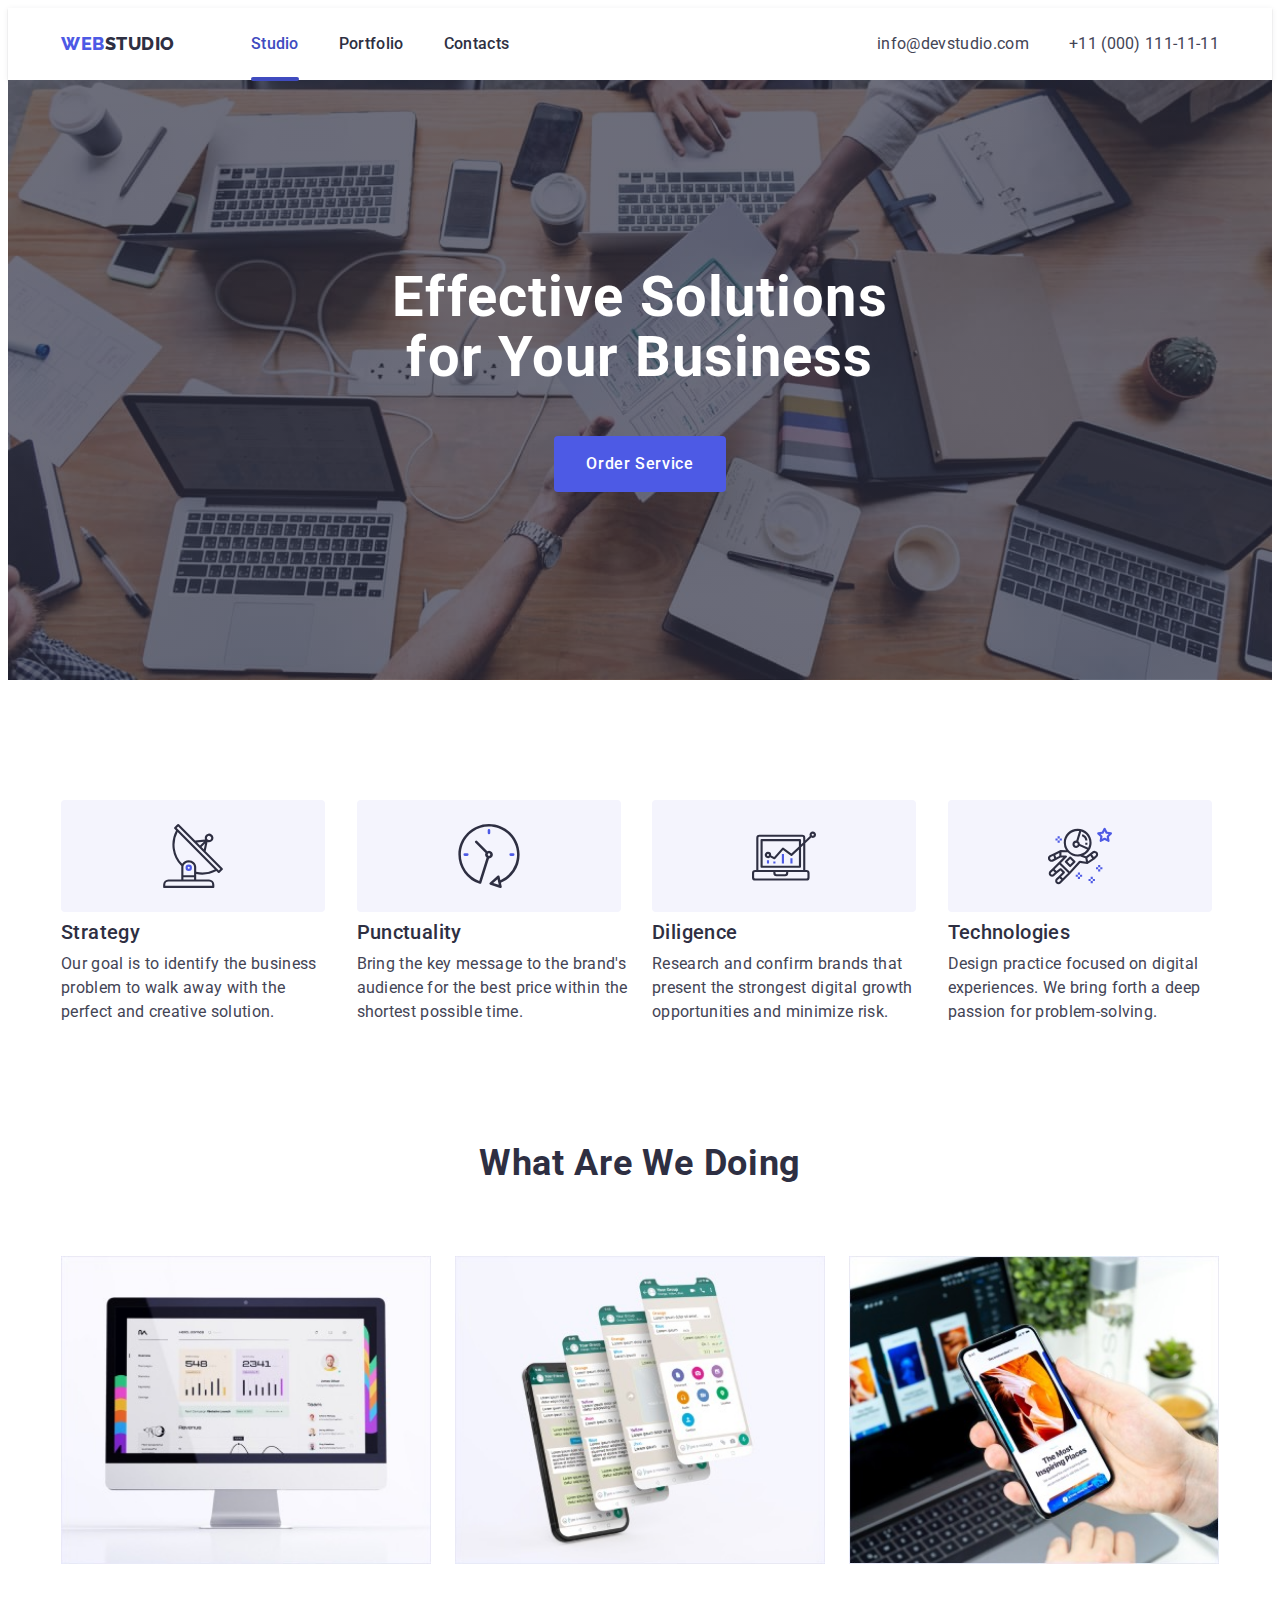
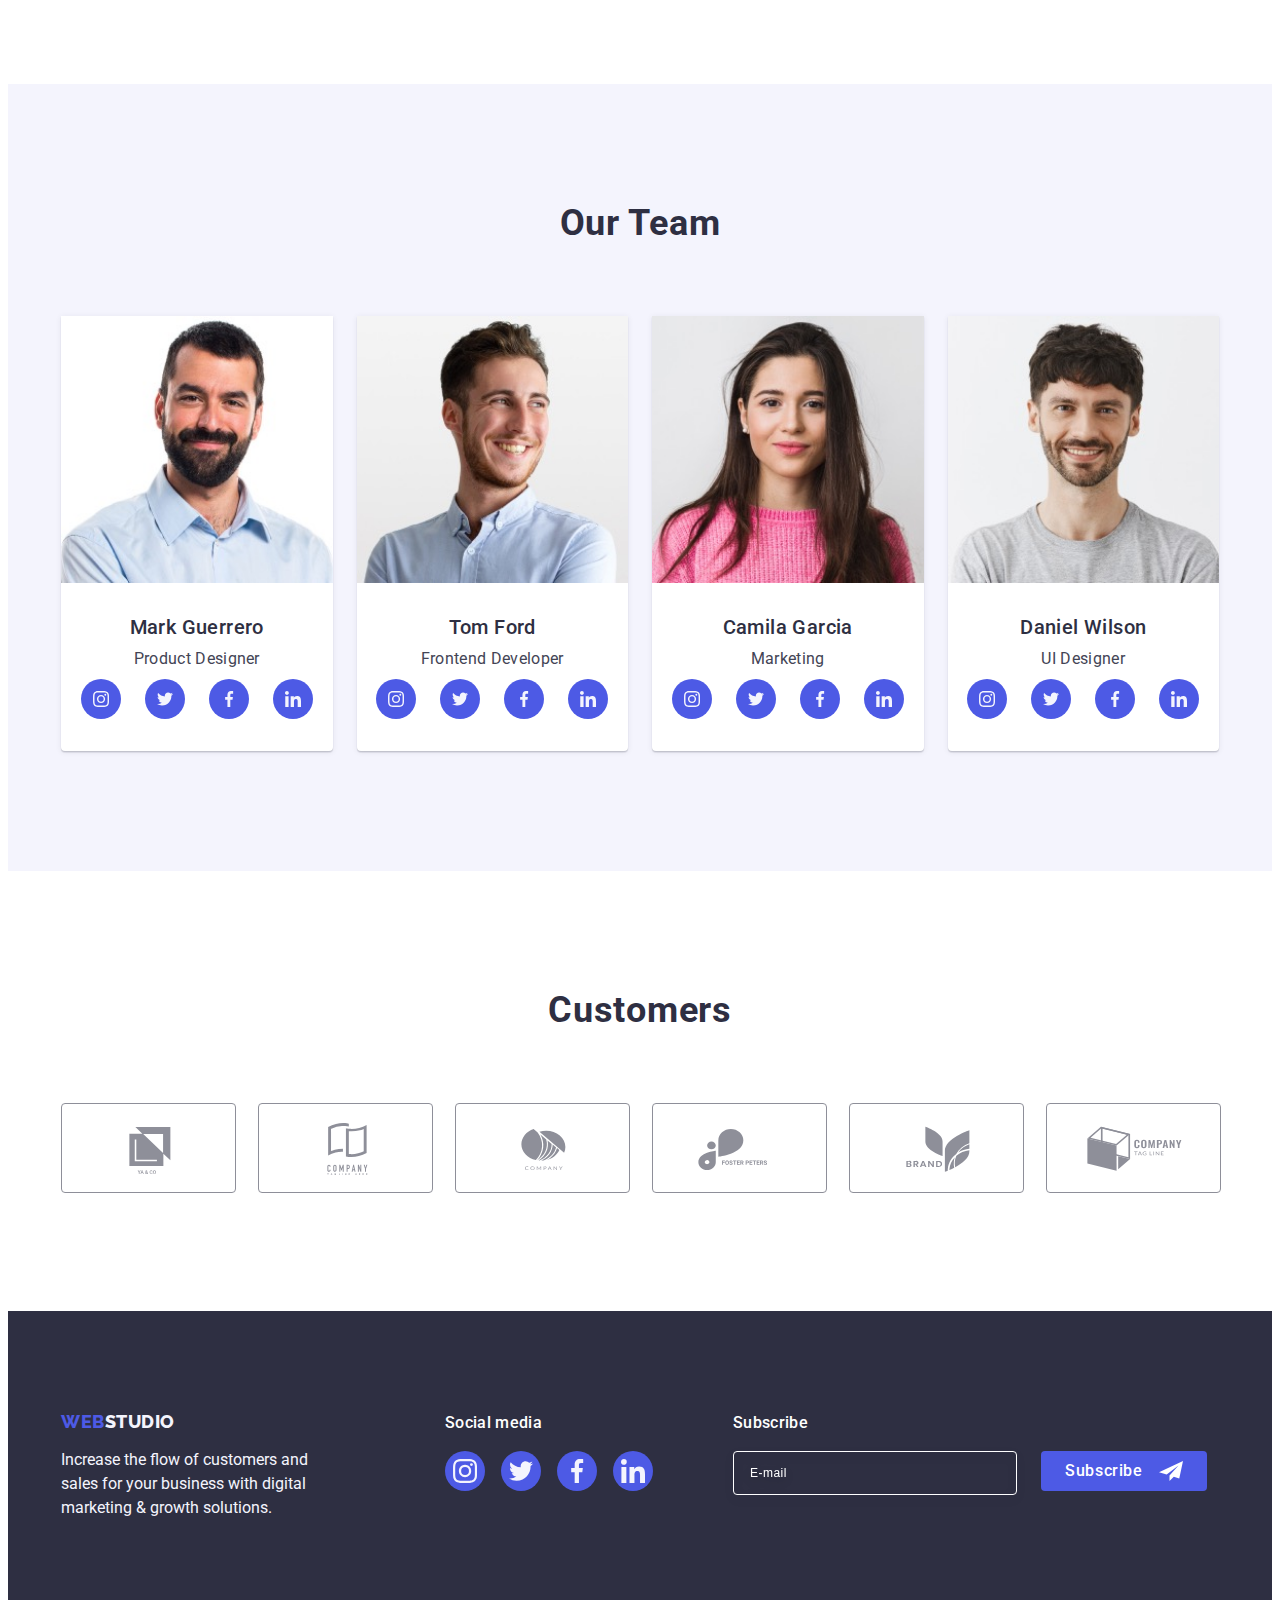
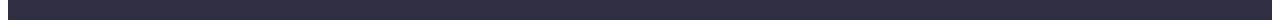
<file: index.html>
<!DOCTYPE html>
<html lang="en">
  <head>
    <meta charset="UTF-8" />
    <meta http-equiv="X-UA-Compatible" content="IE=edge" />
    <meta name="viewport" content="width=device-width, initial-scale=1.0" />
    <title>WebStudio</title>
    <link rel="preconnect" href="https://fonts.googleapis.com" />
    <link rel="preconnect" href="https://fonts.gstatic.com" crossorigin />
    <link
      href="https://fonts.googleapis.com/css2?family=Raleway:wght@800&family=Roboto:wght@400;500;700&display=swap"
      rel="stylesheet"
    />
    <link
      rel="stylesheet"
      href="https://cdnjs.cloudflare.com/ajax/libs/modern-normalize/2.0.0/modern-normalize.min.css"
      integrity="sha512-4xo8blKMVCiXpTaLzQSLSw3KFOVPWhm/TRtuPVc4WG6kUgjH6J03IBuG7JZPkcWMxJ5huwaBpOpnwYElP/m6wg=="
      crossorigin="anonymous"
      referrerpolicy="no-referrer"
    />
    <link rel="stylesheet" href="./css/styles.css" />
    <link rel="stylesheet" href="./css/media.css" />
  </head>
  <body>
    <!-- Header -->

    <header class="header">
      <div class="container container-header">
        <nav class="container-nav">
          <a class="link-logo" href="./index.html"
            >Web<span class="logo-studio">Studio</span></a
          >
          <button class="menu-btn" type="button" data-menu-open>
            <svg width="34" height="22">
              <use
                class="icon-menu"
                href="./images/icons.svg#icon-menu-hamburger"
              ></use>
            </svg>
          </button>
          <ul class="list-header">
            <li>
              <a class="link-header current" href="./index.html">Studio</a>
            </li>
            <li>
              <a class="link-header" href="./portfolio.html">Portfolio</a>
            </li>
            <li>
              <a class="link-header" href="">Contacts</a>
            </li>
          </ul>
        </nav>

        <address class="address">
          <ul class="list-address">
            <li class="address-item">
              <a class="link-address" href="mailto:info@devstudio.com"
                >info@devstudio.com</a
              >
            </li>
            <li class="address-item">
              <a class="link-address" href="tel:+110001111111"
                >+11 (000) 111-11-11</a
              >
            </li>
          </ul>
        </address>
      </div>
      <div data-menu class="mob-menu is-hidden">
        <button data-menu-close class="menu-close-btn" type="button">
          <svg width="8" height="8">
            <use
              class="icon-menu-close"
              href="./images/icons.svg#icon-close-black"
            ></use>
          </svg>
        </button>
        <div>
          <ul class="list-menu">
            <li class="menu-item">
              <a class="link-menu" href="./index.html">Studio</a>
            </li>
            <li class="menu-item">
              <a class="link-menu" href="./portfolio.html">Portfolio</a>
            </li>
            <li class="menu-item">
              <a class="link-menu" href="">Contacts</a>
            </li>
          </ul>
        </div>
        <div>
          <address class="menu-address">
            <ul class="list-menu-address">
              <li>
                <a class="link-menu-tel" href="tel:+110001111111"
                  >+11 (000) 111-11-11</a
                >
              </li>
              <li>
                <a class="link-menu-email" href="mailto:info@devstudio.com"
                  >info@devstudio.com</a
                >
              </li>
            </ul>
          </address>
          <ul class="list-mob-soc">
            <li class="link-mob-soc-item">
              <a
                href=""
                class="link-mob-soc-icon"
                target="_blank"
                rel="noopener noreferrer"
              >
                <svg width="24" height="24" class="mob-soc">
                  <use href="./images/icons.svg#icon-instagram-2"></use>
                </svg>
              </a>
            </li>
            <li class="link-mob-soc-item">
              <a
                href=""
                class="link-mob-soc-icon"
                target="_blank"
                rel="noopener noreferrer"
              >
                <svg width="24" height="24" class="mob-soc">
                  <use href="./images/icons.svg#icon-twitter-1"></use>
                </svg>
              </a>
            </li>
            <li class="link-mob-soc-item">
              <a
                href=""
                class="link-mob-soc-icon"
                target="_blank"
                rel="noopener noreferrer"
              >
                <svg width="24" height="24" class="mob-soc">
                  <use href="./images/icons.svg#icon-facebook-1"></use>
                </svg>
              </a>
            </li>
            <li class="link-mob-soc-item">
              <a
                href=""
                class="link-mob-soc-icon"
                target="_blank"
                rel="noopener noreferrer"
              >
                <svg width="24" height="24" class="mob-soc">
                  <use href="./images/icons.svg#icon-linkedin-1"></use>
                </svg>
              </a>
            </li>
          </ul>
        </div>
      </div>
    </header>

    <main>
      <!-- Hero -->
      <section class="hero">
        <div class="container">
          <h1 class="title-hero">Effective Solutions for Your Business</h1>
          <button data-modal-open class="order-btn" type="button">
            Order Service
          </button>
        </div>
      </section>

      <!-- Features -->

      <section class="features">
        <div class="container">
          <h2 class="visually-hidden">Features</h2>
          <ul class="list-features">
            <li class="list-features-item">
              <div class="link-icon">
                <svg width="64" height="64" class="icon">
                  <use href="./images/icons.svg#icon-antenna-1"></use>
                </svg>
              </div>
              <h3 class="subject">Strategy</h3>
              <p class="text">
                Our goal is to identify the business problem to walk away with
                the perfect and creative solution.
              </p>
            </li>
            <li class="list-features-item">
              <div class="link-icon">
                <svg width="64" height="64" class="icon">
                  <use href="./images/icons.svg#icon-clock-1"></use>
                </svg>
              </div>
              <h3 class="subject">Punctuality</h3>
              <p class="text">
                Bring the key message to the brand's audience for the best price
                within the shortest possible time.
              </p>
            </li>
            <li class="list-features-item">
              <div class="link-icon">
                <svg width="64" height="64" class="icon">
                  <use href="./images/icons.svg#icon-diagram-1"></use>
                </svg>
              </div>
              <h3 class="subject">Diligence</h3>
              <p class="text">
                Research and confirm brands that present the strongest digital
                growth opportunities and minimize risk.
              </p>
            </li>
            <li class="list-features-item">
              <div class="link-icon">
                <svg width="64" height="64" class="icon">
                  <use href="./images/icons.svg#icon-astronaut-1"></use>
                </svg>
              </div>
              <h3 class="subject">Technologies</h3>
              <p class="text">
                Design practice focused on digital experiences. We bring forth a
                deep passion for problem-solving.
              </p>
            </li>
          </ul>
        </div>
      </section>

      <!-- What are we doing -->

      <section class="container-images">
        <div class="container">
          <h2 class="title-images">What are we doing</h2>

          <ul class="list-images">
            <li class="list-images-item">
              <img
                srcset="./images/img1.jpg 1x, ./images/img-1-2x.jpg 2x"
                src="./images/img1.jpg"
                alt="Computer display with opened website"
                width="360"
              />
            </li>
            <li class="list-images-item">
              <img
                srcset="./images/img2.jpg 1x, ./images/img-2-2x.jpg 2x"
                src="./images/img2.jpg"
                alt="Mobile application"
                width="360"
              />
            </li>
            <li class="list-images-item">
              <img
                srcset="./images/img3.jpg 1x, ./images/img-3-2x.jpg 2x"
                src="./images/img3.jpg"
                alt="Adapted website"
                width="360"
              />
            </li>
          </ul>
        </div>
      </section>

      <!-- Our team -->

      <section class="container-team--cards">
        <div class="container">
          <h2 class="title-team">Our Team</h2>
          <ul class="list-team">
            <li class="list-team-item">
              <img
                srcset="./images/worker1.jpg 1x, ./images/worker-1-2x.jpg 2x"
                src="./images/worker1.jpg"
                alt="Mark Guerrero Product Designer"
                width="264"
              />
              <div class="caption-img">
                <h3 class="title-name">Mark Guerrero</h3>
                <p class="position">Product Designer</p>
                <ul class="list-soc">
                  <li class="link-soc-item">
                    <a
                      href=""
                      class="link-soc-icon"
                      target="_blank"
                      rel="noopener noreferrer"
                    >
                      <svg width="16" height="16" class="soc-icon">
                        <use href="./images/icons.svg#icon-instagram-2"></use>
                      </svg>
                    </a>
                  </li>
                  <li class="link-soc-item">
                    <a
                      href=""
                      class="link-soc-icon"
                      target="_blank"
                      rel="noopener noreferrer"
                    >
                      <svg width="16" height="16" class="soc-icon">
                        <use href="./images/icons.svg#icon-twitter-1"></use>
                      </svg>
                    </a>
                  </li>
                  <li class="link-soc-item">
                    <a
                      href=""
                      class="link-soc-icon"
                      target="_blank"
                      rel="noopener noreferrer"
                    >
                      <svg width="16" height="16" class="soc-icon">
                        <use href="./images/icons.svg#icon-facebook-1"></use>
                      </svg>
                    </a>
                  </li>
                  <li class="link-soc-item">
                    <a
                      href=""
                      class="link-soc-icon"
                      target="_blank"
                      rel="noopener noreferrer"
                    >
                      <svg width="16" height="16" class="soc-icon">
                        <use href="./images/icons.svg#icon-linkedin-1"></use>
                      </svg>
                    </a>
                  </li>
                </ul>
              </div>
            </li>
            <li class="list-team-item">
              <img
                srcset="./images/worker2.jpg 1x, ./images/worker-2-2x.jpg 2x"
                src="./images/worker2.jpg"
                alt="Tom Ford Frontend Developer"
                width="264"
              />
              <div class="caption-img">
                <h3 class="title-name">Tom Ford</h3>
                <p class="position">Frontend Developer</p>
                <ul class="list-soc">
                  <li class="link-soc-item">
                    <a
                      href=""
                      class="link-soc-icon"
                      target="_blank"
                      rel="noopener noreferrer"
                    >
                      <svg width="16" height="16" class="soc-icon">
                        <use href="./images/icons.svg#icon-instagram-2"></use>
                      </svg>
                    </a>
                  </li>
                  <li class="link-soc-item">
                    <a
                      href=""
                      class="link-soc-icon"
                      target="_blank"
                      rel="noopener noreferrer"
                    >
                      <svg width="16" height="16" class="soc-icon">
                        <use href="./images/icons.svg#icon-twitter-1"></use>
                      </svg>
                    </a>
                  </li>
                  <li class="link-soc-item">
                    <a
                      href=""
                      class="link-soc-icon"
                      target="_blank"
                      rel="noopener noreferrer"
                    >
                      <svg width="16" height="16" class="soc-icon">
                        <use href="./images/icons.svg#icon-facebook-1"></use>
                      </svg>
                    </a>
                  </li>
                  <li class="link-soc-item">
                    <a
                      href=""
                      class="link-soc-icon"
                      target="_blank"
                      rel="noopener noreferrer"
                    >
                      <svg width="16" height="16" class="soc-icon">
                        <use href="./images/icons.svg#icon-linkedin-1"></use>
                      </svg>
                    </a>
                  </li>
                </ul>
              </div>
            </li>
            <li class="list-team-item">
              <img
                srcset="./images/worker3.jpg 1x, ./images/worker-3-2x.jpg 2x"
                src="./images/worker3.jpg"
                alt="Camila Garcia Marketing"
                width="264"
              />
              <div class="caption-img">
                <h3 class="title-name">Camila Garcia</h3>
                <p class="position">Marketing</p>
                <ul class="list-soc">
                  <li class="link-soc-item">
                    <a
                      href=""
                      class="link-soc-icon"
                      target="_blank"
                      rel="noopener noreferrer"
                    >
                      <svg width="16" height="16" class="soc-icon">
                        <use href="./images/icons.svg#icon-instagram-2"></use>
                      </svg>
                    </a>
                  </li>
                  <li class="link-soc-item">
                    <a
                      href=""
                      class="link-soc-icon"
                      target="_blank"
                      rel="noopener noreferrer"
                    >
                      <svg width="16" height="16" class="soc-icon">
                        <use href="./images/icons.svg#icon-twitter-1"></use>
                      </svg>
                    </a>
                  </li>
                  <li class="link-soc-item">
                    <a
                      href=""
                      class="link-soc-icon"
                      target="_blank"
                      rel="noopener noreferrer"
                    >
                      <svg width="16" height="16" class="soc-icon">
                        <use href="./images/icons.svg#icon-facebook-1"></use>
                      </svg>
                    </a>
                  </li>
                  <li class="link-soc-item">
                    <a
                      href=""
                      class="link-soc-icon"
                      target="_blank"
                      rel="noopener noreferrer"
                    >
                      <svg width="16" height="16" class="soc-icon">
                        <use href="./images/icons.svg#icon-linkedin-1"></use>
                      </svg>
                    </a>
                  </li>
                </ul>
              </div>
            </li>
            <li class="list-team-item">
              <img
                srcset="./images/worker4.jpg 1x, ./images/worker-4-2x.jpg 2x"
                src="./images/worker4.jpg"
                alt="Daniel Wilson UI Designer"
                width="264"
              />
              <div class="caption-img">
                <h3 class="title-name">Daniel Wilson</h3>
                <p class="position">UI Designer</p>
                <ul class="list-soc">
                  <li class="link-soc-item">
                    <a
                      href=""
                      class="link-soc-icon"
                      target="_blank"
                      rel="noopener noreferrer"
                    >
                      <svg width="16" height="16" class="soc-icon">
                        <use href="./images/icons.svg#icon-instagram-2"></use>
                      </svg>
                    </a>
                  </li>
                  <li class="link-soc-item">
                    <a
                      href=""
                      class="link-soc-icon"
                      target="_blank"
                      rel="noopener noreferrer"
                    >
                      <svg width="16" height="16" class="soc-icon">
                        <use href="./images/icons.svg#icon-twitter-1"></use>
                      </svg>
                    </a>
                  </li>
                  <li class="link-soc-item">
                    <a
                      href=""
                      class="link-soc-icon"
                      target="_blank"
                      rel="noopener noreferrer"
                    >
                      <svg width="16" height="16" class="soc-icon">
                        <use href="./images/icons.svg#icon-facebook-1"></use>
                      </svg>
                    </a>
                  </li>
                  <li class="link-soc-item">
                    <a
                      href=""
                      class="link-soc-icon"
                      target="_blank"
                      rel="noopener noreferrer"
                    >
                      <svg width="16" height="16" class="soc-icon">
                        <use href="./images/icons.svg#icon-linkedin-1"></use>
                      </svg>
                    </a>
                  </li>
                </ul>
              </div>
            </li>
          </ul>
        </div>
      </section>
      <section class="customers">
        <div class="container">
          <h2 class="title-customers">Customers</h2>
          <ul class="list-customers">
            <li class="link-customers-item">
              <a
                href=""
                class="link-customers-icon"
                target="_blank"
                rel="noopener noreferrer"
              >
                <svg width="104" height="56" class="customers-icon">
                  <use href="./images/icons.svg#icon-Logo"></use>
                </svg>
              </a>
            </li>
            <li class="link-customers-item">
              <a
                href=""
                class="link-customers-icon"
                target="_blank"
                rel="noopener noreferrer"
              >
                <svg width="104" height="56" class="customers-icon">
                  <use href="./images/icons.svg#icon-Logo2"></use>
                </svg>
              </a>
            </li>
            <li class="link-customers-item">
              <a
                href=""
                class="link-customers-icon"
                target="_blank"
                rel="noopener noreferrer"
              >
                <svg width="104" height="56" class="customers-icon">
                  <use href="./images/icons.svg#icon-Logo3"></use>
                </svg>
              </a>
            </li>
            <li class="link-customers-item">
              <a
                href=""
                class="link-customers-icon"
                target="_blank"
                rel="noopener noreferrer"
              >
                <svg width="104" height="56" class="customers-icon">
                  <use href="./images/icons.svg#icon-Logo4"></use>
                </svg>
              </a>
            </li>
            <li class="link-customers-item">
              <a
                href=""
                class="link-customers-icon"
                target="_blank"
                rel="noopener noreferrer"
              >
                <svg width="104" height="56" class="customers-icon">
                  <use href="./images/icons.svg#icon-Logo5"></use>
                </svg>
              </a>
            </li>
            <li class="link-customers-item">
              <a
                href=""
                class="link-customers-icon"
                target="_blank"
                rel="noopener noreferrer"
              >
                <svg width="104" height="56" class="customers-icon">
                  <use href="./images/icons.svg#icon-Logo6"></use>
                </svg>
              </a>
            </li>
          </ul>
        </div>
      </section>
    </main>

    <footer class="footer">
      <div class="container container-footer">
        <div class="container-footer-logo">
          <a class="link-footer-logo" href="./index.html"
            >Web<span class="logo-footer-studio">Studio</span></a
          >
          <p class="footer-text">
            Increase the flow of customers and sales for your business with
            digital marketing & growth solutions.
          </p>
        </div>

        <div>
          <p class="title-footer-soc">Social media</p>
          <ul class="list-footer-soc">
            <li class="link-footer-soc-item">
              <a
                href=""
                class="link-footer-soc-icon"
                target="_blank"
                rel="noopener noreferrer"
              >
                <svg width="24" height="24" class="footer-soc">
                  <use href="./images/icons.svg#icon-instagram-2"></use>
                </svg>
              </a>
            </li>
            <li class="link-footer-soc-item">
              <a
                href=""
                class="link-footer-soc-icon"
                target="_blank"
                rel="noopener noreferrer"
              >
                <svg width="24" height="24" class="footer-soc">
                  <use href="./images/icons.svg#icon-twitter-1"></use>
                </svg>
              </a>
            </li>
            <li class="link-footer-soc-item">
              <a
                href=""
                class="link-footer-soc-icon"
                target="_blank"
                rel="noopener noreferrer"
              >
                <svg width="24" height="24" class="footer-soc">
                  <use href="./images/icons.svg#icon-facebook-1"></use>
                </svg>
              </a>
            </li>
            <li class="link-footer-soc-item">
              <a
                href=""
                class="link-footer-soc-icon"
                target="_blank"
                rel="noopener noreferrer"
              >
                <svg width="24" height="24" class="footer-soc">
                  <use href="./images/icons.svg#icon-linkedin-1"></use>
                </svg>
              </a>
            </li>
          </ul>
        </div>
        <div class="container-sub">
          <p class="text-subscribe">Subscribe</p>
          <form class="sub-form">
            <label class="sub-label">
              <input
                name="user-email"
                type="email"
                class="sub-input"
                placeholder="E-mail"
                pattern="[a-z0-9._%+-]+@[a-z0-9.-]+\.[a-z]{2,4}$"
              />
            </label>
            <button type="submit" class="subscribe-btn">
              Subscribe
              <svg class="icon-sub" width="24" height="24">
                <use href="./images/icons.svg#icon-Frame3"></use>
              </svg>
            </button>
          </form>
        </div>
      </div>
    </footer>
    <div class="backdrop is-hidden" data-modal>
      <div class="modal">
        <button class="close-btn" type="button" data-modal-close>
          <svg class="icon-close-back" width="8" height="8">
            <use href="./images/icons.svg#icon-close-black"></use>
          </svg>
        </button>
        <p class="form-title">Leave your contacts and we will call you back</p>
        <form class="form">
          <div class="modal-field">
            <label class="modal-cap" for="user-name">Name</label>
            <div class="container-input">
              <input
                type="text"
                class="modal-input"
                name="user-name"
                id="user-name"
                minlength="2"
                maxlength="10"
                title="Stephany"
                required
              />
              <svg class="modal-icon" width="18" height="24">
                <use href="./images/icons.svg#icon-person"></use>
              </svg>
            </div>
          </div>

          <div class="modal-field">
            <label class="modal-cap" for="user_Phone">Phone</label>
            <div class="container-input">
              <input
                type="tel"
                class="modal-input"
                name="Phone"
                id="user_Phone"
                pattern="[0-9]{3}-[0-9]{3}-[0-9]{4}"
                title="095-111-1111"
                required
              />
              <svg class="modal-icon" width="18" height="24">
                <use href="./images/icons.svg#icon-phone-black-18dp1"></use>
              </svg>
            </div>
          </div>
          <div class="modal-field">
            <label class="modal-cap" for="user_Email">Email</label>
            <div class="container-input">
              <input
                type="email"
                class="modal-input"
                name="Email"
                id="user_Email"
                pattern="[a-z0-9._%+-]+@[a-z0-9.-]+\.[a-z]{2,4}$"
                title="Stephany@mail.com"
                required
              />
              <svg class="modal-icon" width="18" height="24">
                <use href="./images/icons.svg#icon-email-black-18dp1"></use>
              </svg>
            </div>
          </div>
          <div class="container-feedback">
            <label class="modal-cap" for="user-comment">Comment</label>
            <textarea
              class="feedback"
              name="user-comment"
              id="user-comment"
              placeholder="Text input"
            ></textarea>
          </div>
          <div class="container-check">
            <input
              class="modal-check visually-hidden"
              type="checkbox"
              id="user-privacy"
              name="user-privacy"
              value="true"
            />
            <label class="text-check" for="user-privacy">
              <span class="vector">
                <svg class="icon-check" width="10" height="8">
                  <use href="./images/icons.svg#icon-Vector"></use>
                </svg>
              </span>
              I accept the terms and conditions of the
              <a class="link-privacy" href="#">Privacy Policy</a></label
            >
          </div>

          <button class="modal-btn" type="submit">Send</button>
        </form>
      </div>
    </div>
    <script src="./js/modal.js"></script>
    <script src="./js/mobile-menu.js"></script>
  </body>
</html>
</file>
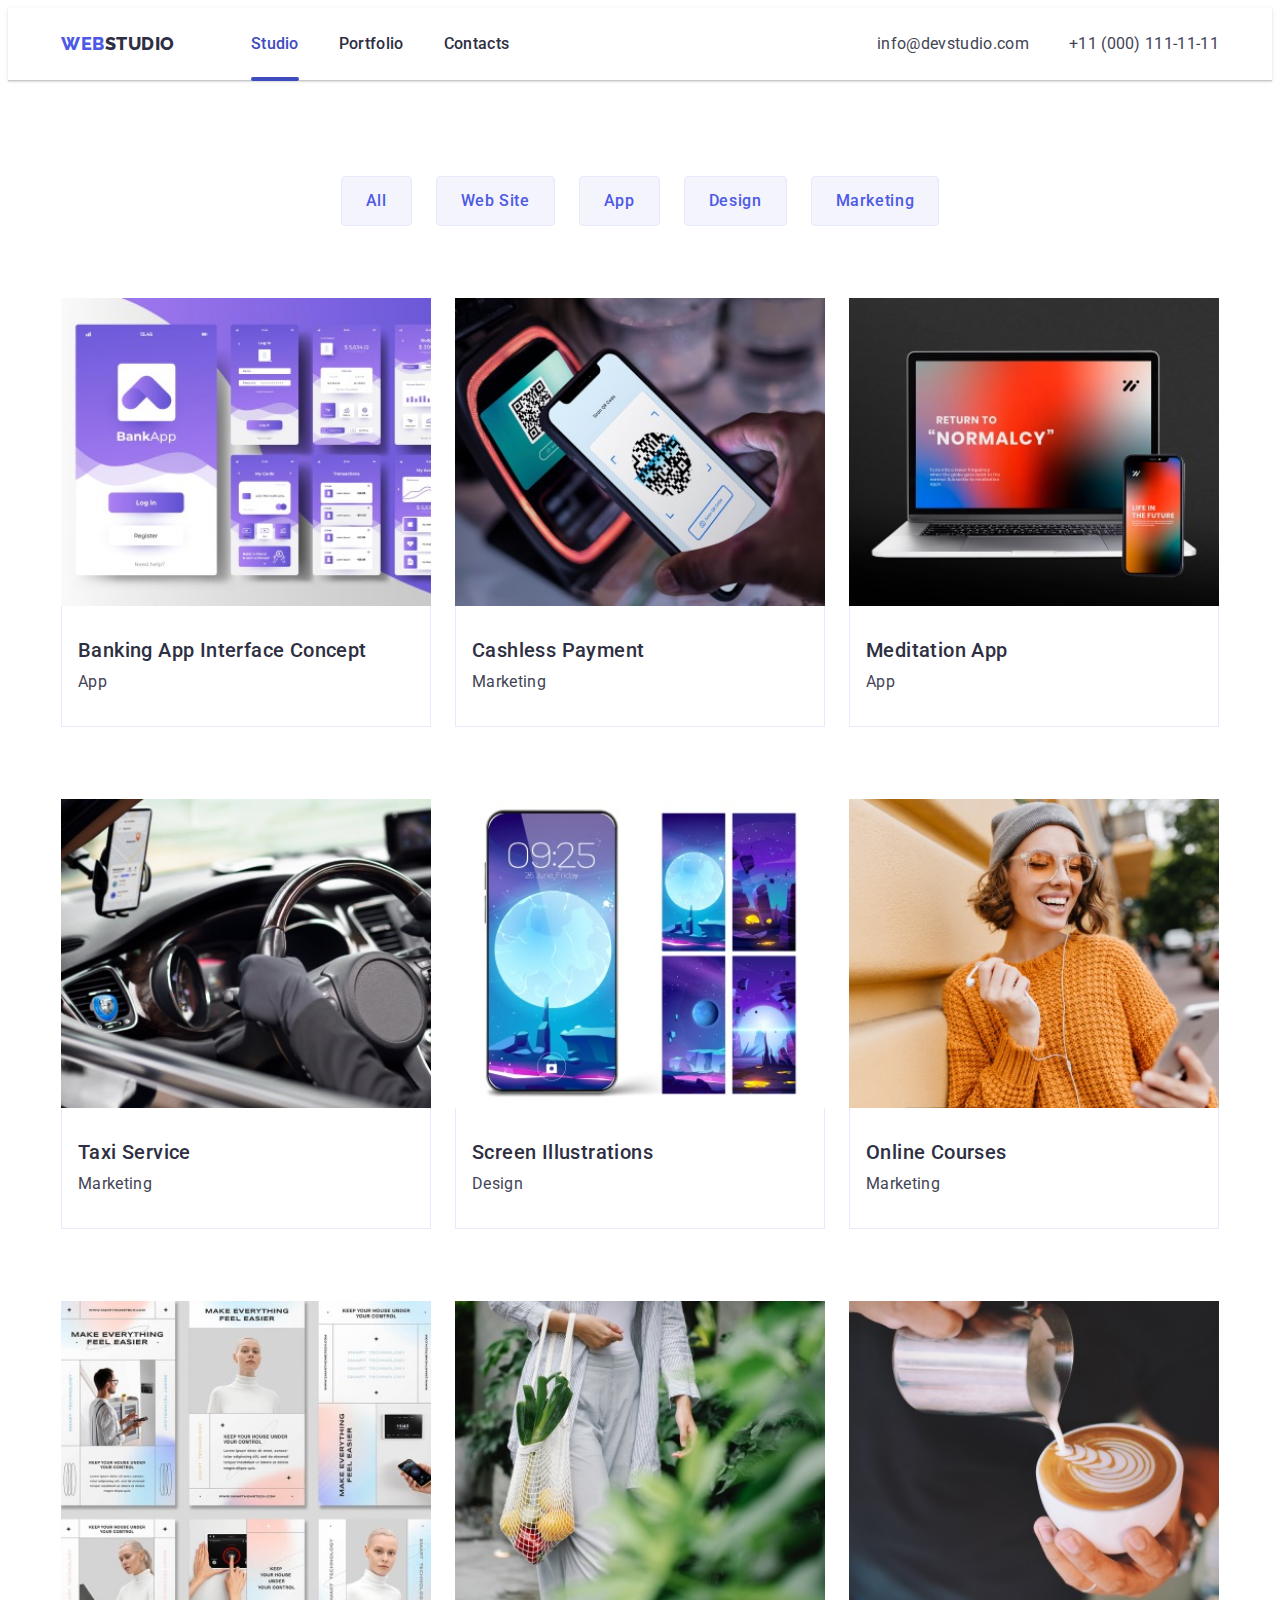
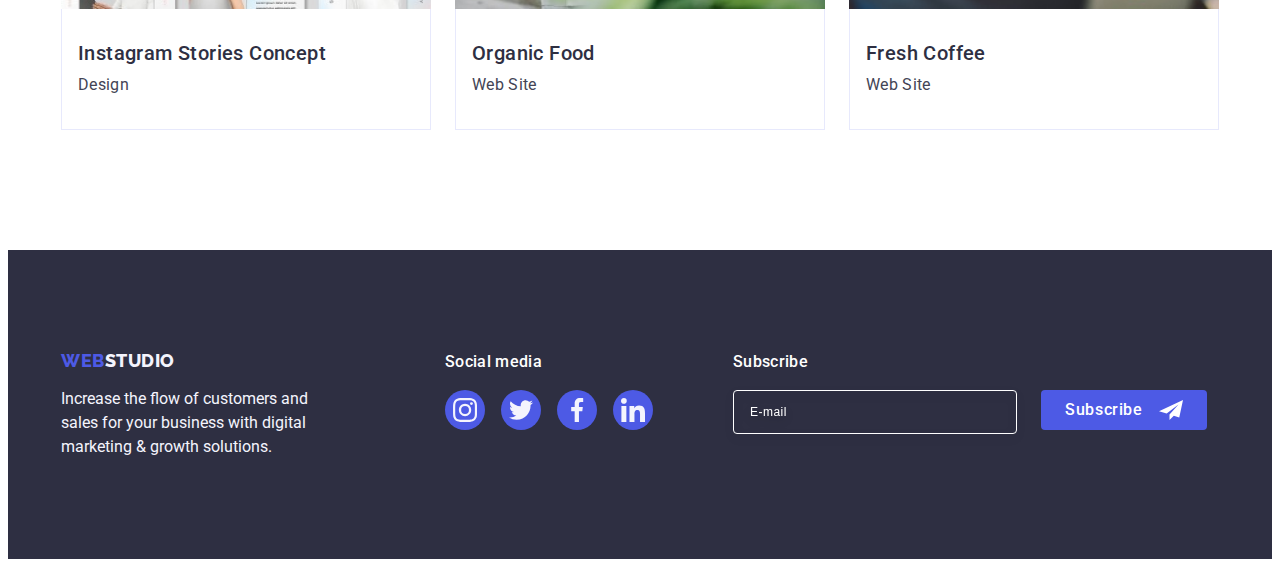
<file: portfolio.html>
<!DOCTYPE html>
<html lang="en">
  <head>
    <meta charset="UTF-8" />
    <meta http-equiv="X-UA-Compatible" content="IE=edge" />
    <meta name="viewport" content="width=device-width, initial-scale=1.0" />
    <title>Portfolio</title>
    <link rel="preconnect" href="https://fonts.googleapis.com" />
    <link rel="preconnect" href="https://fonts.gstatic.com" crossorigin />
    <link
      href="https://fonts.googleapis.com/css2?family=Raleway:wght@800&family=Roboto:wght@400;500;700&display=swap"
      rel="stylesheet"
    />
    <link
      rel="stylesheet"
      href="https://cdnjs.cloudflare.com/ajax/libs/modern-normalize/2.0.0/modern-normalize.min.css"
      integrity="sha512-4xo8blKMVCiXpTaLzQSLSw3KFOVPWhm/TRtuPVc4WG6kUgjH6J03IBuG7JZPkcWMxJ5huwaBpOpnwYElP/m6wg=="
      crossorigin="anonymous"
      referrerpolicy="no-referrer"
    />
    <link rel="stylesheet" href="./css/styles.css" />
    <link rel="stylesheet" href="./css/media.css" />
  </head>
  <body>
    <header class="header">
      <div class="container container-header">
        <nav class="container-nav">
          <a class="link-logo" href="./index.html"
            >Web<span class="logo-studio">Studio</span></a
          >
          <button class="menu-btn" type="button" data-menu-open>
            <svg width="34" height="22">
              <use
                class="icon-menu"
                href="./images/icons.svg#icon-menu-hamburger"
              ></use>
            </svg>
          </button>
          <ul class="list-header">
            <li>
              <a class="link-header current" href="./index.html">Studio</a>
            </li>
            <li>
              <a class="link-header" href="./portfolio.html">Portfolio</a>
            </li>
            <li>
              <a class="link-header" href="">Contacts</a>
            </li>
          </ul>
        </nav>

        <address class="address">
          <ul class="list-address">
            <li class="address-item">
              <a class="link-address" href="mailto:info@devstudio.com"
                >info@devstudio.com</a
              >
            </li>
            <li class="address-item">
              <a class="link-address" href="tel:+110001111111"
                >+11 (000) 111-11-11</a
              >
            </li>
          </ul>
        </address>
      </div>
      <div data-menu class="mob-menu is-hidden">
        <button data-menu-close class="menu-close-btn" type="button">
          <svg width="8" height="8">
            <use
              class="icon-menu-close"
              href="./images/icons.svg#icon-close-black"
            ></use>
          </svg>
        </button>
        <div>
          <ul class="list-menu">
            <li class="menu-item">
              <a class="link-menu" href="./index.html">Studio</a>
            </li>
            <li class="menu-item">
              <a class="link-menu" href="./portfolio.html">Portfolio</a>
            </li>
            <li class="menu-item">
              <a class="link-menu" href="">Contacts</a>
            </li>
          </ul>
        </div>
        <div>
          <address class="menu-address">
            <ul class="list-menu-address">
              <li>
                <a class="link-menu-tel" href="tel:+110001111111"
                  >+11 (000) 111-11-11</a
                >
              </li>
              <li>
                <a class="link-menu-email" href="mailto:info@devstudio.com"
                  >info@devstudio.com</a
                >
              </li>
            </ul>
          </address>
          <ul class="list-mob-soc">
            <li class="link-mob-soc-item">
              <a
                href=""
                class="link-mob-soc-icon"
                target="_blank"
                rel="noopener noreferrer"
              >
                <svg width="24" height="24" class="mob-soc">
                  <use href="./images/icons.svg#icon-instagram-2"></use>
                </svg>
              </a>
            </li>
            <li class="link-mob-soc-item">
              <a
                href=""
                class="link-mob-soc-icon"
                target="_blank"
                rel="noopener noreferrer"
              >
                <svg width="24" height="24" class="mob-soc">
                  <use href="./images/icons.svg#icon-twitter-1"></use>
                </svg>
              </a>
            </li>
            <li class="link-mob-soc-item">
              <a
                href=""
                class="link-mob-soc-icon"
                target="_blank"
                rel="noopener noreferrer"
              >
                <svg width="24" height="24" class="mob-soc">
                  <use href="./images/icons.svg#icon-facebook-1"></use>
                </svg>
              </a>
            </li>
            <li class="link-mob-soc-item">
              <a
                href=""
                class="link-mob-soc-icon"
                target="_blank"
                rel="noopener noreferrer"
              >
                <svg width="24" height="24" class="mob-soc">
                  <use href="./images/icons.svg#icon-linkedin-1"></use>
                </svg>
              </a>
            </li>
          </ul>
        </div>
      </div>
    </header>
    <main>
      <section class="portfolio-section">
        <div class="container">
          <h1 class="visually-hidden">Portfolio</h1>
          <!--Filters-->
           <ul class="container-filters">
            <li><button class="filter-item" type="button">All</button></li>
            <li><button class="filter-item" type="button">Web Site</button></li>
            <li><button class="filter-item" type="button">App</button></li>
            <li><button class="filter-item" type="button">Design</button></li>
            <li>
              <button class="filter-item" type="button">Marketing</button>
            </li>
          </ul> 

          <!--Products-->
           <ul class="product-set">
            <li class="product-item">
              <a class="link-product" href="">
                <div class="box">
                  <img
                    src="./images/bankapp.jpg"
                    alt="Bank application"
                    width="360"
                  />
                  <p class="overlay-text">
                    14 Stylish and User-Friendly App Design Concepts · Task
                    Manager App · Calorie Tracker App · Exotic Fruit Ecommerce
                    App · Cloud Storage App
                  </p>
                </div>
                <div class="caption-product">
                  <h2 class="title-product">Banking App Interface Concept</h2>
                  <p class="product-desc">App</p>
                </div>
              </a>
            </li>
            <li class="product-item">
              <a class="link-product" href="">
                <div class="box">
                  <img
                    src="./images/cashlesspay.jpg"
                    alt="Cashless payment"
                    width="360"
                  />
                  <p class="overlay-text">
                    14 Stylish and User-Friendly App Design Concepts · Task
                    Manager App · Calorie Tracker App · Exotic Fruit Ecommerce
                    App · Cloud Storage App
                  </p>
                </div>
                <div class="caption-product">
                  <h2 class="title-product">Cashless Payment</h2>
                  <p class="product-desc">Marketing</p>
                </div>
              </a>
            </li>
            <li class="product-item">
              <a class="link-product" href="">
                <div class="box">
                  <img
                    src="./images/meditationapp.jpg"
                    alt="Mediation application"
                    width="360"
                  />
                  <p class="overlay-text">
                    14 Stylish and User-Friendly App Design Concepts · Task
                    Manager App · Calorie Tracker App · Exotic Fruit Ecommerce
                    App · Cloud Storage App
                  </p>
                </div>
                <div class="caption-product">
                  <h2 class="title-product">Meditation App</h2>
                  <p class="product-desc">App</p>
                </div>
              </a>
            </li>
            <li class="product-item">
              <a class="link-product" href="">
                <div class="box">
                  <img
                    src="./images/taxiserv.jpg"
                    alt="Taxi service"
                    width="360"
                  />
                  <p class="overlay-text">
                    14 Stylish and User-Friendly App Design Concepts · Task
                    Manager App · Calorie Tracker App · Exotic Fruit Ecommerce
                    App · Cloud Storage App
                  </p>
                </div>
                <div class="caption-product">
                  <h2 class="title-product">Taxi Service</h2>
                  <p class="product-desc">Marketing</p>
                </div>
              </a>
            </li>
            <li class="product-item">
              <a class="link-product" href="">
                <div class="box">
                  <img
                    src="./images/screenillu.jpg"
                    alt="Screen illustration"
                    width="360"
                  />
                  <p class="overlay-text">
                    14 Stylish and User-Friendly App Design Concepts · Task
                    Manager App · Calorie Tracker App · Exotic Fruit Ecommerce
                    App · Cloud Storage App
                  </p>
                </div>
                <div class="caption-product">
                  <h2 class="title-product">Screen Illustrations</h2>
                  <p class="product-desc">Design</p>
                </div>
              </a>
            </li>
            <li class="product-item">
              <a class="link-product" href="">
                <div class="box">
                  <img
                    src="./images/onlinecourse.jpg"
                    alt="Online courses"
                    width="360"
                  />
                  <p class="overlay-text">
                    14 Stylish and User-Friendly App Design Concepts · Task
                    Manager App · Calorie Tracker App · Exotic Fruit Ecommerce
                    App · Cloud Storage App
                  </p>
                </div>
                <div class="caption-product">
                  <h2 class="title-product">Online Courses</h2>
                  <p class="product-desc">Marketing</p>
                </div>
              </a>
            </li>
            <li class="product-item">
              <a class="link-product" href="">
                <div class="box">
                  <img
                    src="./images/instagramstories.jpg"
                    alt="Instagram stories"
                    width="360"
                  />
                  <p class="overlay-text">
                    14 Stylish and User-Friendly App Design Concepts · Task
                    Manager App · Calorie Tracker App · Exotic Fruit Ecommerce
                    App · Cloud Storage App
                  </p>
                </div>
                <div class="caption-product">
                  <h2 class="title-product">Instagram Stories Concept</h2>
                  <p class="product-desc">Design</p>
                </div>
              </a>
            </li>
            <li class="product-item">
              <a class="link-product" href="">
                <div class="box">
                  <img
                    src="./images/organicfood.jpg"
                    alt="Organic food"
                    width="360"
                  />
                  <p class="overlay-text">
                    14 Stylish and User-Friendly App Design Concepts · Task
                    Manager App · Calorie Tracker App · Exotic Fruit Ecommerce
                    App · Cloud Storage App
                  </p>
                </div>
                <div class="caption-product">
                  <h2 class="title-product">Organic Food</h2>
                  <p class="product-desc">Web Site</p>
                </div>
              </a>
            </li>
            <li class="product-item">
              <a class="link-product" href="">
                <div class="box">
                  <img
                    src="./images/freshcoffe.jpg"
                    alt="Fresh coffee"
                    width="360"
                  />
                  <p class="overlay-text">
                    14 Stylish and User-Friendly App Design Concepts · Task
                    Manager App · Calorie Tracker App · Exotic Fruit Ecommerce
                    App · Cloud Storage App
                  </p>
                </div>
                <div class="caption-product">
                  <h2 class="title-product">Fresh Coffee</h2>
                  <p class="product-desc">Web Site</p>
                </div>
              </a>
            </li>
          </ul>
        </div>
      </section>
    </main>

    <footer class="footer">
      <div class="container container-footer">
        <div class="container-footer-logo">
          <a class="link-footer-logo" href="./index.html"
            >Web<span class="logo-footer-studio">Studio</span></a
          >
          <p class="footer-text">
            Increase the flow of customers and sales for your business with
            digital marketing & growth solutions.
          </p>
        </div>

        <div>
          <p class="title-footer-soc">Social media</p>
          <ul class="list-footer-soc">
            <li class="link-footer-soc-item">
              <a
                href=""
                class="link-footer-soc-icon"
                target="_blank"
                rel="noopener noreferrer"
              >
                <svg width="24" height="24" class="footer-soc">
                  <use href="./images/icons.svg#icon-instagram-2"></use>
                </svg>
              </a>
            </li>
            <li class="link-footer-soc-item">
              <a
                href=""
                class="link-footer-soc-icon"
                target="_blank"
                rel="noopener noreferrer"
              >
                <svg width="24" height="24" class="footer-soc">
                  <use href="./images/icons.svg#icon-twitter-1"></use>
                </svg>
              </a>
            </li>
            <li class="link-footer-soc-item">
              <a
                href=""
                class="link-footer-soc-icon"
                target="_blank"
                rel="noopener noreferrer"
              >
                <svg width="24" height="24" class="footer-soc">
                  <use href="./images/icons.svg#icon-facebook-1"></use>
                </svg>
              </a>
            </li>
            <li class="link-footer-soc-item">
              <a
                href=""
                class="link-footer-soc-icon"
                target="_blank"
                rel="noopener noreferrer"
              >
                <svg width="24" height="24" class="footer-soc">
                  <use href="./images/icons.svg#icon-linkedin-1"></use>
                </svg>
              </a>
            </li>
          </ul>
        </div>
        <div class="container-sub">
          <p class="text-subscribe">Subscribe</p>
          <form class="sub-form">
            <label class="sub-label">
              <input
                name="user-email"
                type="email"
                class="sub-input"
                placeholder="E-mail"
                pattern="[a-z0-9._%+-]+@[a-z0-9.-]+\.[a-z]{2,4}$"
              />
            </label>
            <button type="submit" class="subscribe-btn">
              Subscribe
              <svg class="icon-sub" width="24" height="24">
                <use href="./images/icons.svg#icon-Frame3"></use>
              </svg>
            </button>
          </form>
        </div>
      </div>
    </footer> 
     <script src="./js/mobile-menu.js"></script>
  </body>
</html>
</file>
<file: css/styles.css>
body {
    font-family: 'Roboto', sans-serif;
    background-color:#FFFFFF;  
    color: var(--primary-text-color);
}

p, h1, h2, h3, h4, h5, h6{
    margin: 0;
}

ul{
    list-style: none;
    margin: 0;
    padding: 0;
}

img{
    display: block;
    width: 100%;
    height: auto;
}
.no-scroll{
    overflow: hidden;
}
:root {
    --light-cloud-color:#F4F4FD;
    --background-color:#FFFFFF;
    --borders-accent-color:#E7E9FC;
    --primary-brand-color:#4D5AE5;
    --title-color:#2E2F42;
    --primary-text-color:#434455;
    --pressed-state-color:#404BBF;
    --active-navigation-color:#9747FF;
    --cards-gap:24px;
    --customers-color:#8E8F99; 
    --animation-delay: cubic-bezier(0.4, 0, 0.2, 1);
}

.container{
    margin: 0 auto;
    width: 100%;  
    padding-left: 16px;
    padding-right: 16px;
}


/* LOGO */


.link-logo {
    font-family: 'Raleway', sans-serif;
    font-style: normal;
    font-weight: 800;
    font-size: 18px;
    line-height: 1.17;
    /* identical to box height, or 117% */
    letter-spacing: 0.03em;
    text-transform: uppercase;
    color: var(--primary-brand-color);
    padding-top: 24px;
    padding-bottom: 22px;
}

a {
    text-decoration: none;
}
.logo-studio {
    color: var(--title-color);
}
/* HEADER*/


.header{
    box-shadow: 0px 1px 6px 0px rgba(46, 47, 66, 0.08),
    0px 1px 1px 0px rgba(46, 47, 66, 0.16),
    0px 2px 1px 0px rgba(46, 47, 66, 0.08);
}

.container-nav{
    display: flex;
    align-items: center;
}
.menu-btn{
    display: inline-block;
    width: 24px;
    height: 24px;
    border: none;
    background-color: transparent;
    margin-left: auto;
    padding: 0;
}
.icon-menu{
    stroke: var(--title-color);
}

.list-header{
    display: none;
}

.list-address{
    display: none;
}


/*MENU MOBILE*/
.mob-menu {
    display: flex;
    flex-direction: column;
    justify-content: space-between;
    overflow: auto;
    width: 100vw;
    height: 100vh;
    position: fixed;
    background-color: var(--background-color);
    top:0;
    left:0;
    padding: 80px 40px 40px 40px;
}
.menu-close-btn {
    position: absolute;
    top:24px;
    right: 24px;
    display: flex;
    justify-content: center;
    align-items: center;
    width: 24px;
    height: 24px;
    padding: 0;
    border-radius: 50%;
    cursor: pointer;
    background-color: transparent;
    border: 1px solid var(--borders-accent-color);
    transition: backgruond-color 250ms var(--animation-delay),
    border 250ms var(--animation-delay);   
}
.menu-close-btn:hover, .menu-close-btn:focus{
    background-color: var(--pressed-state-color);
    color: var(--background-color);
    border: none;
}
.icon-menu-close {
    fill: currentColor;
    transition: fill 250ms var(--animation-delay);
}
.list-menu {
    width: 100%;
}
.link-menu {
    font-weight: 700;
    font-size: 36px;
    line-height: 1.11;
/* identical to box height, or 111% */
    letter-spacing: 0.02em;
    text-transform: capitalize;
    color: var(--title-color);
}
.menu-item:not(:last-child){
    margin-bottom: 40px
}
.link-menu:hover , .link-menu:focus{
    color: var(--pressed-state-color);
}
.menu-address {
    width:100%;
    max-width: 353px;
}
.list-menu-address {
    display: flex;
    gap: 40px;
    flex-wrap: wrap;
}

.link-menu-tel {
    font-style: normal;
    font-weight: 700;
    font-size: 36px;
    line-height: 1.11;
/* identical to box height, or 111% */
    letter-spacing: 0.02em;
    text-transform: capitalize;
    color: var(--primary-brand-color);
    
}
.link-menu-email{
    font-style: normal;
    font-weight: 500;
    font-size: 20px;
    line-height: 1.2;
/* identical to box height, or 120% */
    letter-spacing: 0.02em;
    color: var(--primary-text-color);
}
.list-mob-soc {
    display: flex;
    justify-content: space-between;
    margin-top: 48px;
    max-width: 328px;
}
.link-mob-soc-item {
   width: 40px;
   height: 40px;
    
}
.link-mob-soc-icon {
    width: 100%;
    height: 100%;
   display: flex;
   justify-content: center;
   align-items: center;
   color: var(--light-cloud-color);
   border-radius: 50%;
   background-color: var(--primary-brand-color);
   transition: background-color 250ms var(--animation-delay);
}
.mob-soc {
    fill: currentColor;
}
/* MAIN PAGE */

.hero {
    width: 100%;
    margin: 0 auto;
    background-color: var(--title-color);
    padding: 112px 0 112px 0;
    background-image:
    linear-gradient(rgba(46, 47, 66, 0.7), 
    rgba(46, 47, 66, 0.7)),
    url(../images/Hero-bg-mobile.jpg);
    background-position: center;
    background-repeat: no-repeat;
    background-size: cover;
}
@media (min-device-pixel-ratio: 2),
  (min-resolution: 192dpi),
  (min-resolution: 2dppx) {
  .hero {
    background-image:linear-gradient(rgba(46, 47, 66, 0.7), 
    rgba(46, 47, 66, 0.7)),
    url(../images/hero-bg-mob-2x.jpg);
  }
}


.title-hero {
    font-weight: 700;
    font-size: 36px;
    line-height: 1.11;
    letter-spacing: 0.02em;
    color: var(--background-color);
    margin: auto;
    margin-bottom: 72px;
    max-width: 320px;
    text-align: center;
}
.order-btn {
    font-family: 'Roboto', sans-serif;
    font-weight: 500;
    font-size: 16px;
    line-height: 1.5;
    /* identical to box height, or 150% */
    letter-spacing: 0.04em;
    color: var(--background-color);
    background-color: var(--primary-brand-color);
    border-radius: 4px;
    border: none;
    display: block;
    min-width: 169px;
    height: 56px;
    padding: 16px 32px;
    margin: auto;
    cursor: pointer;
    transition: background-color 250ms var(--animation-delay);
}

.order-btn:hover , .order-btn:focus {
    background-color: var(--pressed-state-color);
}

/*FEATURES*/

.features{
  padding-bottom: 96px;
  padding-top: 96px;
}

.visually-hidden{
  position: absolute;
  width: 1px;
  height: 1px;
  margin: -1px;
  border: 0;
  padding: 0;
  white-space: nowrap;
  clip-path: inset(100%);
  clip: rect(0 0 0 0);
  overflow: hidden;
}
   
.list-features{
    display: flex;
    justify-content: center;
    align-items: center;
    flex-wrap: wrap;
    gap: 72px;
}
.list-features-item{
    max-width: 396px;
}

.link-icon{
    display: none;
} 

.subject {
   font-family: 'Roboto';
    font-style: normal;
    font-weight: 700;
    font-size: 36px;
    line-height: 1.11;
    /* identical to box height, or 111% */
    text-align: center;
    letter-spacing: 0.02em;
    text-transform: capitalize;
    margin-bottom: 8px;
    color: var(--title-color);
}
.text {
    font-weight: 500;
    font-size: 16px;
    line-height: 1.5;
    /* or 150% */
    letter-spacing: 0.02em;
    color: var(--primary-text-color);

}

/*What are we doing*/

.container-images{
    display: none;
}
.title-images {
    font-size: 36px;
    line-height: 1.11;
    /* identical to box height, or 111% */
    text-align: center;
    letter-spacing: 0.02em;
    text-transform: capitalize;
    color: var(--title-color);
    margin-bottom: 72px;
}

.list-images{
    display: flex;
    flex-wrap: wrap;   
}
.list-images-item{
  margin-right: var(--cards-gap);
  width: calc((100% - 2 * var(--cards-gap))/ 3);
}
.list-images-item:last-child{
    margin-right: 0;
}
/*Our team*/

.container-team--cards{
    background-color: var(--light-cloud-color);
    padding-top: 96px;
    padding-bottom: 96px;
}

.title-team {
    font-size: 36px;
    line-height: 1.11;
    /* identical to box height, or 111% */
    text-align: center;
    letter-spacing: 0.02em;
    text-transform: capitalize;
    color: var(--title-color);
    margin-bottom: 72px;
}

.list-team{
    display: flex;
    flex-wrap: wrap;
    justify-content: center;
    gap: 72px;
    
}
.list-team-item {
    background-color: var(--background-color);
    border-radius:0 0 4px 4px;
    box-shadow: 0px 2px 1px 0px rgba(46, 47, 66, 0.08),
    0px 1px 1px 0px rgba(46, 47, 66, 0.16),
    0px 1px 6px 0px rgba(46, 47, 66, 0.08);
    width: 264px;
}
.list-team-item:last-child{
    margin-right: 0;
}
.caption-img{
    padding: 32px 16px;
}
.title-name {
    font-weight: 500;
    font-size: 20px;
    line-height: 1.2;
    /* identical to box height, or 120% */
    text-align: center;
    letter-spacing: 0.02em;
    color: var(--title-color);
    margin-bottom: 8px;
}
.position {
    font-size: 16px;
    line-height: 1.5;
    /* identical to box height, or 150% */
    text-align: center;
    letter-spacing: 0.02em;
    color: var(--primary-text-color);
    margin-bottom: 8px;
}
.list-soc {
 display: flex;
 justify-content: center;
 gap: var(--cards-gap);
}
.link-soc-item {
   width: 40px;
   height: 40px;
   display: block; 
   
}
.link-soc-icon {
   width: 100%;
   height: 100%;
   display: flex;
   justify-content: center;
   align-items: center;
   color: var(--light-cloud-color);
   border-radius: 50%;
   background-color: var(--primary-brand-color);
   transition: background-color 250ms var(--animation-delay);
}
.soc-icon{
    fill: currentColor;
}
.link-soc-icon:hover{
    background-color: var(--pressed-state-color);
}
.link-soc-icon:focus{
    background-color: var(--pressed-state-color);
}
/* Customers */
.customers {
    padding-top: 96px;
    padding-bottom: 96px;
}
.title-customers{
    font-weight: 700;
    font-size: 36px;
    line-height: 1.11; /* 40/36 */
/* identical to box height, or 111% */
    text-align: center;
    letter-spacing: 0.02em;
    text-transform: capitalize;
    color: var(--title-color);
    margin-bottom: 72px;
}
.list-customers {
    display: flex;
    justify-content: center;
    flex-wrap: wrap;
    gap: 72px 16px; 
}
.link-customers-item {
    width: calc((100% - 16px)/ 2);
    height: 88px;
    display: block;
}
.link-customers-icon {
    width: 100%;
    height: 100%;
    display: flex;
    justify-content: center;
    align-items: center;
    border-radius: 4px;
    border: 1px solid var(--customers-color);
    color: var(--customers-color);
    transition: color 250ms var(--animation-delay), 
    border-color 250ms var(--animation-delay);
}
.customers-icon {
    fill: currentColor;
}
.link-customers-icon:hover {
    border-color: var(--pressed-state-color);
    color: var(--pressed-state-color);
}
.link-customers-icon:focus {
    border-color: var(--pressed-state-color);
    color: var(--pressed-state-color);
}

/* FOOTER */


.footer {
    background-color: var(--title-color);
    padding-top: 96px;
    padding-bottom: 96px;
}

.container-footer-logo{
    width: 100%;
    max-width: 268px;
    margin: 0 auto;
}
.link-footer-logo{
    font-family: 'Raleway', sans-serif;
    font-style: normal;
    font-weight: 800;
    font-size: 18px;
    line-height: 1.17;
    /* identical to box height, or 117% */
    letter-spacing: 0.03em;
    text-transform: uppercase;
    color: var(--primary-brand-color);
    display: flex;
    justify-content: center;
    margin-bottom: 16px;
}
.logo-footer-studio {
    color: var(--light-cloud-color);
}
.footer-text {
    color: var(--light-cloud-color);
    max-width: 264px;
    font-size: 16px;
    line-height: 1.5; /* 24/16 */
    margin-bottom: 72px;
}

.text-subscribe{
    font-weight: 500;
    font-size: 16px;
    line-height: 1.5;
    letter-spacing: 0.02em;
    color: var(--background-color); 
    margin-bottom: 16px;  
    text-align: center;
}

.sub-label{
   display: flex;
}

.sub-input{
    display: block;
    width: 100%;
    max-width: 396px;
    Height: 40px;
    background-color: transparent;
    border: 1px solid var(--background-color);
    filter: drop-shadow(0px 4px 4px rgba(0, 0, 0, 0.15));
    border-radius: 4px;
    font-weight: 400;
    font-size: 12px;
    line-height: 1.5;
    letter-spacing: 0.04em;
    color: var(--background-color);
    padding-left: 16px;
    outline: none;
    margin-left: auto;
    margin-right: auto;
    margin-bottom: 16px;
    opacity: 0.3;
}
.sub-input::placeholder{
    font-weight: 400;
    font-size: 12px;
    line-height: 1.5;
    letter-spacing: 0.04em;
    color: var(--background-color); 
}
.subscribe-btn{
    min-width: 165px;
    height: 40px;
    font-family: 'Roboto', sans-serif;
    font-weight: 500;
    font-size: 16px;
    line-height: 1.5;
    display: flex;
    justify-content: center;
    align-items: center;
    text-align: center;
    letter-spacing: 0.04em;
    color: var(--background-color);
    background-color: var(--primary-brand-color);
    border-radius: 4px;
    border: none;
    padding: 8px 24px;
    cursor: pointer;
    transition: box-shadow 250ms var(--animation-delay);
    margin: 0 auto;
}

.icon-sub{
    fill: currentColor;
    margin-left: 16px;
}


.title-footer-soc {
    font-style: normal;
    font-weight: 500;
    font-size: 16px;
    line-height: 1.5; /* 24/16 */
/* identical to box height, or 150% */
    letter-spacing: 0.02em;
    color: var(--background-color);
    margin-bottom: 16px;
    text-align: center;
}
.list-footer-soc {
    display: flex;
    justify-content: center;
    gap: 16px;
    margin-bottom: 72px;
    
}
.link-footer-soc-item {
   width: 40px;
   height:40px;
   display: block;
}
.link-footer-soc-icon {
    width: 100%;
    height: 100%;
    display: flex;
    justify-content: center;
    align-items: center;
    border-radius: 50%;
    background-color:var(--primary-brand-color);
    color: var(--light-cloud-color);
    transition: background-color 250ms var(--animation-delay);
}
.footer-soc {
    fill: currentColor;
}
.link-footer-soc-icon:hover  {
    background-color: #31D0AA;
}
.link-footer-soc-icon:focus {
   background-color: #31D0AA; 
}
/* PORTFOLIO PAGE */
.portfolio-section{
    width: 100%;
    padding-top: 48px;
    padding-bottom: 48px;
}
.container-filters{
    width: 100%;
    display: flex;
    flex-wrap: wrap;
    margin-bottom: 48px;
    gap: var(--cards-gap);
}
.filter-item {
    font-family: 'Roboto', sans-serif;
    font-weight: 500;
    font-size: 16px;
    line-height: 1.5;
    /* identical to box height, or 150% */
    text-align: center;
    letter-spacing: 0.04em;
    white-space: nowrap;
    color: var(--primary-brand-color);
    background-color: var(--light-cloud-color);
    border-radius: 4px;
    border: 1px solid var(--borders-accent-color);
    padding: 12px 24px;
    min-width: 69px;
    transition: background-color 250ms var(--animation-delay),
    color 250ms var(--animation-delay), 
    box-shadow 250ms var(--animation-delay),
    border-color 250ms var(--animation-delay);
}
.filter-item:hover, .filter-item:focus {
    background-color: var(--pressed-state-color);
    color: var(--background-color);
    cursor: pointer;
    border: 1px solid transparent;
    box-shadow:0px 2px 2px 0px rgba(0, 0, 0, 0.12),
    0px 2px 1px 0px rgba(0, 0, 0, 0.08),
    0px 3px 1px 0px rgba(0, 0, 0, 0.1);
}

.product-set {
    display: flex;
    flex-direction: column;
}
.product-item{
    width: 100%;
    max-width: 396px;
    margin-left: auto;
    margin-right: auto;
}
.product-item:not(:last-child){
    margin-bottom: 48px;
}

.link-product{
    display: block;
    transition: box-shadow 250ms var(--animation-delay);
}

.link-product:hover, .link-product:focus {
    box-shadow: 0px 2px 1px 0px rgba(46, 47, 66, 0.08),
    0px 1px 1px 0px rgba(46, 47, 66, 0.16),
    0px 1px 6px 0px rgba(46, 47, 66, 0.08);
    cursor: pointer;
}

.title-product {
   font-weight: 500;
    font-size: 20px;
    line-height: 1.2;
    /* identical to box height, or 120% */
    letter-spacing: 0.02em;
    color: var(--title-color);
    margin-bottom: 8px;
}
.product-desc {
    font-size: 16px;
    line-height: 1.5;
    /* identical to box height, or 150% */
    letter-spacing: 0.02em;
    color: var(--primary-text-color);
   
}
.caption-product{
    padding: 32px  16px;
    border: 1px solid var(--borders-accent-color);
    border-top: none;
}
 
/* Positioning */

.box{
  position: relative;  
  overflow: hidden;

}

.overlay-text{  
    position: absolute;
    font-weight: 400;
    font-size: 16px;
    line-height: 1.5; /* 24/16 */
    letter-spacing: 0.02em;
    color:var(--light-cloud-color);
    background-color: var(--primary-brand-color);
    top: 0;
    height: 100%;
    padding: 40px 32px;
    transform: translateY(100%);
    transition: transform 250ms var(--animation-delay);
}
.link-product:hover .overlay-text{
    transform: translateY(0);

}
.link-product:focus .overlay-text{
    transform: translateY(0);

}
/* Modal window*/

.backdrop{
    position: fixed;
    width: 100%;
    height: 100%;
    background-color: rgba(46, 47, 66, 0.4);
    top: 0;
    transition: opacity 250ms var(--animation-delay), visibility 250ms var(--animation-delay);
} 
.modal{
    position: absolute;
    top: 50%;
    left: 50%;
    transform: translate(-50%, -50%) scale(1);
    transition: transform 250ms var(--animation-delay);
    width:95%;
    max-width: 408px;
    min-height: 584px;
    background-color: #FCFCFC;
    border-radius: 4px;
    box-shadow: 0px 1px 1px rgba(0, 0, 0, 0.14),
    0px 1px 3px rgba(0, 0, 0, 0.12), 
    0px 2px 1px rgba(0, 0, 0, 0.2);
    padding: 72px 24px 24px 24px;

}
.close-btn{
    position: absolute;
    top: 24px;
    right: 24px;
    padding: 0;
    display: flex;
    justify-content: center;
    align-items: center;
    width: 24px;
    height: 24px;
    border-radius: 50%;
    border: 1px solid rgba(0, 0, 0, 0.1);
    cursor: pointer;
    background-color: var(--borders-accent-color);
    margin-left: auto;
    transition: backgruond-color 250ms var(--animation-delay),
    border 250ms var(--animation-delay);
}

.close-btn:hover, .close-btn:focus{
    background-color: var(--pressed-state-color);
    color: var(--background-color);
    border: none;
}
.icon-close-back{
    fill: currentColor;
    transition: fill 250ms var(--animation-delay);
}
.is-hidden{
    visibility: hidden;
    opacity: 0;
    pointer-events: none;
}
.backdrop.is-hidden .modal{
    transform: translate(-50%, -50%) rotate(180deg) scale(0);
    transition: transform 250ms var(--animation-delay);
}

.form-title{
    font-weight: 500;
    font-size: 16px;
    line-height: 1.5;
    text-align: center;
    letter-spacing: 0.02em;
    color: var(--title-color);
    margin-bottom: 16px;
}

.modal-cap{
    display: block;
    font-weight: 400;
    font-size: 12px;
    line-height: 1.17;
    letter-spacing: 0.04em;
    color: var(--customers-color);
    margin-bottom: 4px;
    
}
.container-input{
    position: relative;
}
.modal-input{
    width: 100%;
    height: 40px;
    border: 1px solid rgba(46, 47, 66, 0.4);
    border-radius: 4px;
    font-weight: 400;
    font-size: 12px;
    line-height: 1.17;
    letter-spacing: 0.04em;
    color: var(--title-color);
    padding-left: 38px;
    outline: transparent;
    background-color: transparent;
    transition: border-color 250ms var(--animation-delay);
}
.modal-btn{ 
    font-weight: 500;
    font-size: 16px;
    line-height: 1.5;
    letter-spacing: 0.04em;
    color: var(--background-color);
    display: block;
    text-align: center;
    background-color: var(--primary-brand-color);
    border: none;
    border-radius: 4px;
    box-shadow: 0px 4px 4px rgba(0, 0, 0, 0.15);
    min-width: 169px;
    height: 56px;
    margin: 0 auto;
    cursor: pointer;
    transition: background-color 250ms var(--animation-delay);
}
.modal-input::placeholder, .feedback::placeholder{
    font-weight: 400;
    font-size: 12px;
    line-height: 1.17;
    letter-spacing: 0.04em;
    color: rgba(46, 47, 66, 0.4);
    

}
.modal-field{
    margin-bottom: 8px;
}
.modal-icon{
    position: absolute;
    top: 50%;
    transform: translateY(-50%);
    left: 16px;
    fill: currentColor;
    transition: fill 250ms var(--animation-delay);
  
}
.container-feedback{
    margin-bottom: 16px;
}
.modal-input:focus{
    border-color: var(--primary-brand-color);
}
.modal-input:focus + .modal-icon{
    fill: var(--primary-brand-color);
}
.feedback{
    width:  100%;
    height: 120px;      
    border: 1px solid rgba(46, 47, 66, 0.4);
    border-radius: 4px;
    outline:transparent;
    background-color: transparent;
    font-weight: 400;
    font-size: 12px;
    line-height: 1.17;
    letter-spacing: 0.04em;
    color: rgba(46, 47, 66, 0.4);
    resize: none;
    padding: 8px 16px;
    transition: border-color 250ms var(--animation-delay);
}
.feedback:focus{
    border-color: var(--primary-brand-color);
}
.container-check{
    margin-bottom: 24px;
}
.link-privacy{
    color: var(--primary-brand-color);
    text-decoration: underline;
}
.vector{
    width: 16px;
    height: 16px;
    border: 1px solid rgba(46, 47, 66, 0.4);
    border-radius: 2px;
    margin-right: 8px;
    display: inline-flex;
    justify-content: center;
    align-items: center;
    fill: transparent;
    transition: background-color 250ms var(--animation-delay),
    border 250ms var(--animation-delay),
    fill 250ms var(--animation-delay);
}
.text-check{
    font-weight: 400;
    font-size: 12px;
    line-height: 1.17;
    letter-spacing: 0.04em;
    color: var(--customers-color);
    
}
.modal-check:checked + .text-check span{
    background-color: var(--pressed-state-color);
    border: none;
    fill: var(--light-cloud-color);
}
</file>
<file: css/media.css>
/* MOBILE */
@media screen and (min-width: 428px){

.container-team--cards>.container{
    max-width: 396px;
}
.link-menu-tel{
    white-space: nowrap;
}
.container-filters{
    max-width: 263px;
}
}



/* TABLET */
@media screen and (min-width: 768px) {
.container{
    max-width: 736px;
} 
/* HEADER*/
.container-header{
    display: flex;
    justify-content: space-between;
}
.menu-btn{
    display: none;
}
.mob-menu{
    display: none;
}
.list-header{
    display: flex;
    gap: 40px;
}
.link-logo {
    padding-bottom: 24px;
    margin-right: 120px;
}
.list-header{
    display: flex;
    gap: 40px;
}
.link-header {
    font-weight: 500;
    font-size: 16px;
    line-height: 1.5;
    /* identical to box height, or 150% */
    letter-spacing: 0.02em;
    color:var(--title-color);
    padding-top: 24px;
    padding-bottom: 24px;
    display: block;
    position: relative;

}
.link-header::after{
    content: "";
    position:absolute;
    width: 100%;
    height: 4px;
    background-color: var(--pressed-state-color);
    border-radius: 2px;
    display: block;
    left:0;
    bottom: 0;
    opacity: 0;
    transform: scale(0);
    transform-origin: left;
    transition: transform 250ms var(--animation-delay);
    bottom: -1px;
}

.link-header:last-child{
    margin-right: 0;;
}

.link-header:hover, 
.link-header:focus,
.link-header.current {
    color: var(--pressed-state-color);
    transition: color 250ms var(--animation-delay);
}
.link-header:hover::after, 
.link-header:focus::after, 
.link-header.current::after{
    opacity: 1;
    transform: scale(1);
    transition: transform 250ms var(--animation-delay);
    transform-origin: right;
}

.address {
    font-style: normal;
}
.list-address{
    display: block;
    padding-top: 16px;
    padding-bottom: 16px;
    margin-left: auto;
    
}
.address-item:last-child{
    margin-top: 12px;
}
.link-address {
    font-weight: 400;
    font-size: 12px;
    line-height: 1.17;
    /* identical to box height, or 150% */
    letter-spacing: 0.02em;
    color: var(--primary-text-color);
    text-shadow: var(--borders-accent-color);
    display: block;
    transition: color 250ms var(--animation-delay); 
    
}


.link-address:hover , .link-address:focus {
    color: var(--pressed-state-color);
}
/*HERO*/

.hero {
    width: 100%;
    margin: 0 auto;
    background-color: var(--title-color);
    padding: 112px 0 112px 0;
    background-image:
    linear-gradient(rgba(46, 47, 66, 0.7), 
    rgba(46, 47, 66, 0.7)),
    url(../images/Hero-bg-tab.jpg);
    background-position: center;
    background-repeat: no-repeat;
    background-size: cover;
}
@media (min-device-pixel-ratio: 2),
  (min-resolution: 192dpi),
  (min-resolution: 2dppx) {
  .hero {
    background-image: linear-gradient(rgba(46, 47, 66, 0.7), 
    rgba(46, 47, 66, 0.7)),
    url(../images/hero-bg-tab-2x.jpg);
  }
}
.title-hero {
    font-weight: 700;
    font-size: 56px;
    line-height: 1.07;
    /* or 107% */
    margin-bottom: 48px;
    max-width: 496px;
}
/* FEATURES*/

.list-features{
    gap: 72px 24px;
}
.list-features-item{
  max-width: calc((100% - var(--cards-gap))/ 2) ;
}
.subject{
    text-align: left;
}
/* OUR TEAM*/

.list-team{
    gap: 64px 24px;
}
.list-team-item {
    width: calc((100% - var(--cards-gap))/ 2);
}
.container-team--cards>.container{
    max-width: 552px;
    }
/* CUSTOMERS*/

.customers>.container{
    max-width: 552px;
}
.list-customers{
    gap: 72px 24px;
}    
.link-customers-item {
    width: calc((100% - 2 * var(--cards-gap))/ 3);
}
/* FOOTER*/

.footer>.container{
    max-width: 552px;
}
.container-footer{
    display: flex;
    align-items: baseline;
    justify-content: center;
    flex-wrap: wrap;
    column-gap: var(--cards-gap);
    row-gap: 72px;
}
.container-footer-logo {
    max-width: 264px;
    margin: 0
}
.link-footer-logo{
    display: block;
}
.sub-form {
    display: flex;
    gap: var(--cards-gap);
}
.sub-input{
    Width: 264px;
}
.container-sub{
    width: 100%;
}
.subscribe-btn{
    margin: 0;
}
.text-subscribe{
    text-align: start;
}
.title-footer-soc{
    text-align: start;
}
.list-footer-soc{
    margin: 0;
}
.footer-text{
    margin: 0;
}
/* PORTFOLIO PAGE */
.portfolio-section{
    padding-top: 64px;
    padding-bottom: 96px;
}
.container-filters{
    max-width: 586px;
    flex-wrap: nowrap;
    justify-content: center;
    margin: auto;
    margin-bottom: 64px;
}

.product-set {
    display: flex;
    flex-direction: row;
    flex-wrap: wrap;
    gap: var(--cards-gap);
}

.product-item {
    width:calc((100% - var(--cards-gap))/2);;
    margin-bottom: 0;
    margin-left: 0;
    margin-right: 0;
}
.product-item:not(:last-child){
    margin-bottom: 72px;
}

}

/*DESKTOP*/

@media  screen and (min-width:1158px) {
.container{
    max-width: 1158px;
    padding-left: 15px;
    padding-right: 15px;
}

/* HEADER*/

.container-header{
    width: 1158px;
}
.link-logo {
    margin-right: 76px;
}
.menu-btn{
    display: none;
}
.mob-menu{
    display: none;
}
.list-address{
    display: flex;
    padding-top: 24px;
    padding-bottom: 24px;
    gap: 40px;
}
.link-address{
    font-size: 16px;
    line-height: 1.5;
/* identical to box height, or 150% */
}
.address-item:last-child{
    margin: 0;
}
.link-address {
    line-height: 1.5;
    /* identical to box height, or 150% */
    letter-spacing: 0.02em;
    color: var(--primary-text-color);
    text-shadow: var(--borders-accent-color);
    display: block;
    transition: color 250ms var(--animation-delay); 
    
}
.list-address{
    padding-top: 24px;
    padding-bottom: 24px;
}

/* MAIN PAGE */

.hero {
    width: 100%;
    margin: 0 auto;
    background-color: var(--title-color);
    background-image:
    linear-gradient(rgba(46, 47, 66, 0.7), 
    rgba(46, 47, 66, 0.7)),
    url(../images/people-office.jpg);
    background-position: center;
    background-repeat: no-repeat;
    background-size: cover;
    max-width: 1440px;
    padding: 188px 0 188px 0;
}
@media (min-device-pixel-ratio: 2),
  (min-resolution: 192dpi),
  (min-resolution: 2dppx) {
  .hero {
    background-image: linear-gradient(rgba(46, 47, 66, 0.7), 
    rgba(46, 47, 66, 0.7)),
    url(../images/hero-bg-desktop-2x.jpg);
  }
}

/*FEATURES*/

.features{
 padding: 120px 0;
}
  
.list-features{
    gap: var(--cards-gap);
}
.list-features-item{
  width: calc((100% - 3 * var(--cards-gap))/ 4) ;
}
.link-icon{
    width: 264px;
    height: 112px;
    background-color: var(--light-cloud-color);
    display: flex;
    justify-content: center;
    align-items: center;
    border-radius: 4px;
    margin-bottom: 8px;  
}

.subject {
    font-weight: 500;
    font-size: 20px;
    line-height: 1.2;
    /* identical to box height, or 120% */
    letter-spacing: 0.02em;
    color: var(--title-color);
    margin-bottom: 8px;
}
.text {
    font-weight: 400;
    font-size: 16px;
    line-height: 1.5;
    /* or 150% */
    letter-spacing: 0.02em;
}

/*What are we doing*/
.container-images{
    display: flex;
    padding-bottom: 120px;
}

/*Our team*/

.container-team--cards{
    padding-top: 120px;
    padding-bottom: 120px;
}
.container-team--cards>.container{
    max-width: 1158px;
}
.list-team{
    gap: var(--cards-gap);
}
.list-team-item {
    width: calc((100% - 3 * var(--cards-gap))/ 4);
}

/* Customers */
.customers {
    padding-top: 120px;
    padding-bottom: 120px;
}
.customers>.container{
    max-width: 1158px;
}
.list-customers {
    gap: var(--cards-gap);
}
.link-customers-item {
    width: calc((100% - 5 * var(--cards-gap))/ 6);
}

/* FOOTER */


.footer {
    padding-top: 100px;
    padding-bottom: 100px;
}
.footer>.container{
    max-width: 1158px;

}
.container-footer{
    flex-wrap: nowrap;
    gap: initial;
}
.container-footer-logo{
    margin-right: 120px;
}
.link-footer-logo{
    margin-right: 76px;
    display: inline-block;
}

.container-sub{
    margin-left: 80px;
}

.sub-input{
  opacity: 1;
}

/* PORTFOLIO PAGE */
.portfolio-section{
    padding-top: 96px;
    padding-bottom: 120px;
}
.container-filters{
    margin-bottom: 72px;
}

.product-set {
    gap:unset
}

.product-item {
    margin-right: var(--cards-gap);
    margin-bottom: 48px;
    width:calc((100% - 2 * var(--cards-gap))/3);
}

.product-item:nth-last-child(-n+3){
    margin-bottom: 0;
}

.product-item:nth-child(3n){
    margin-right: 0;
}
}
</file>
